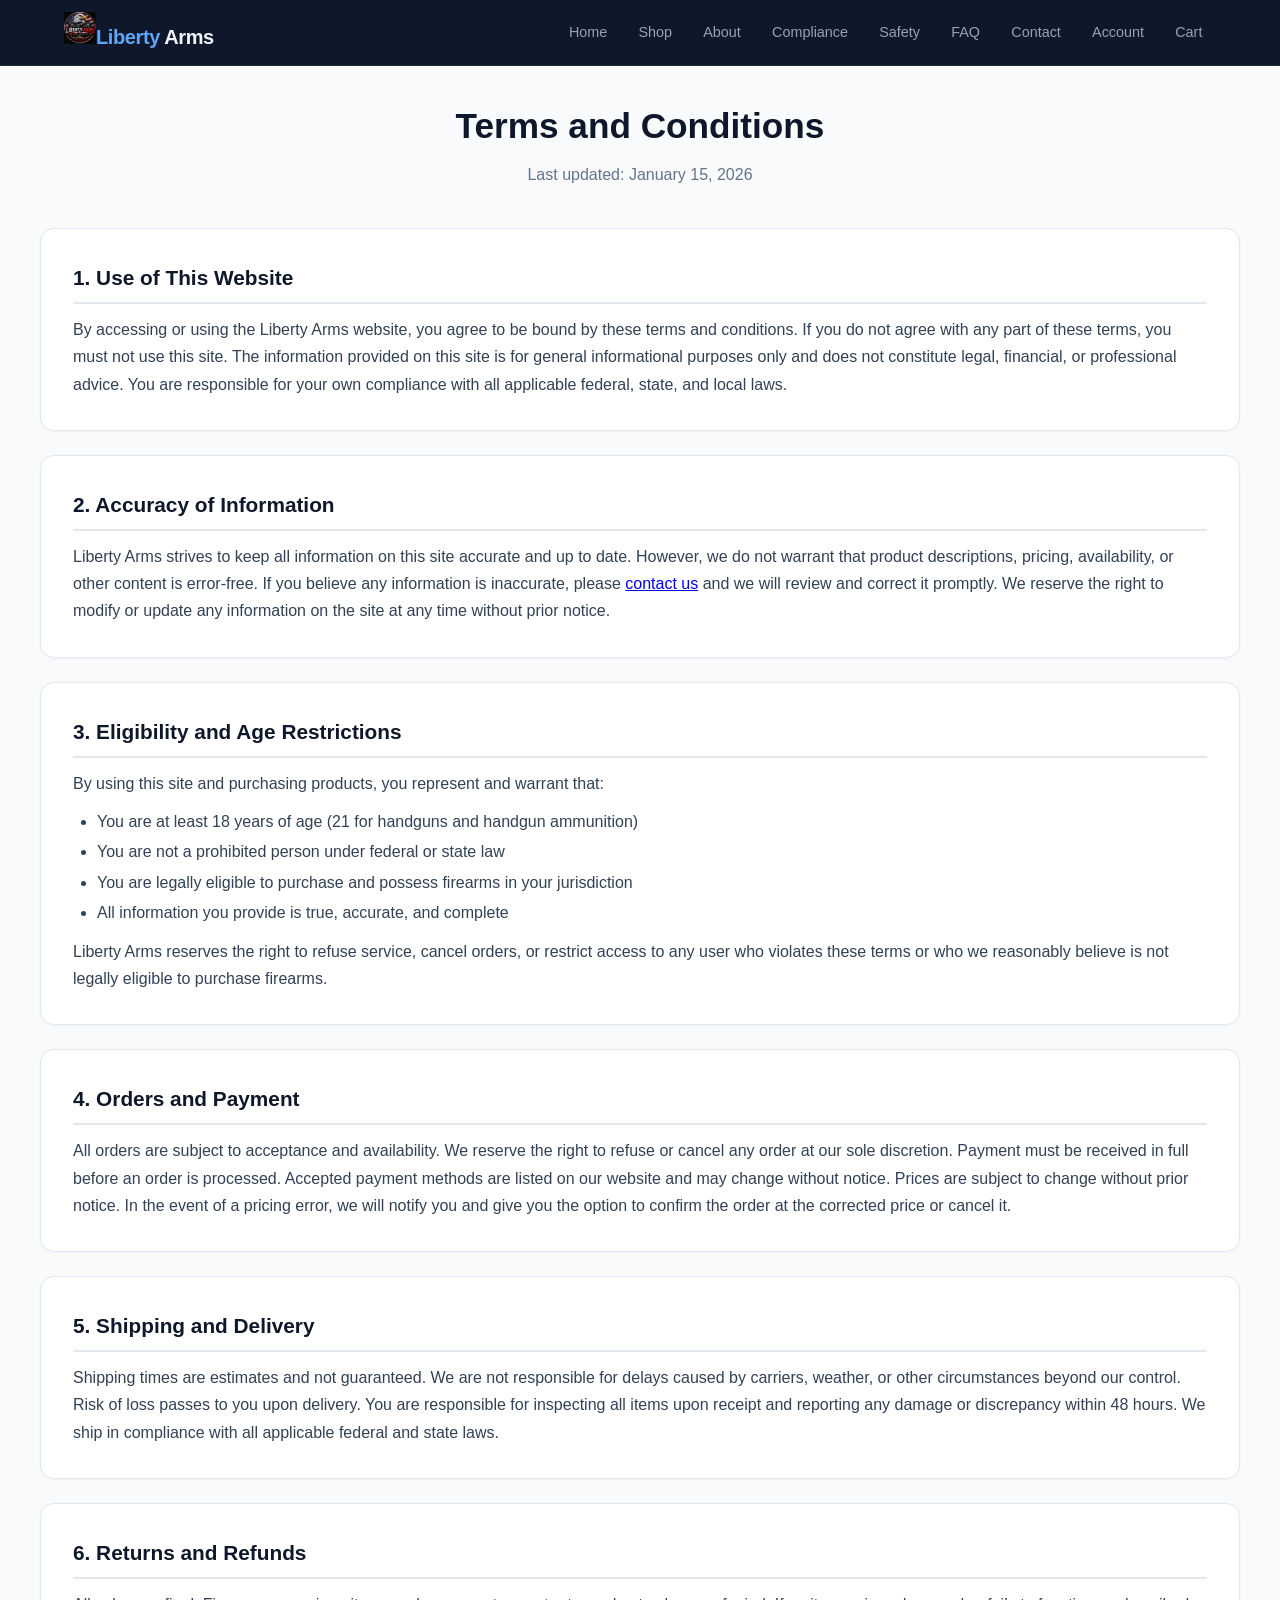
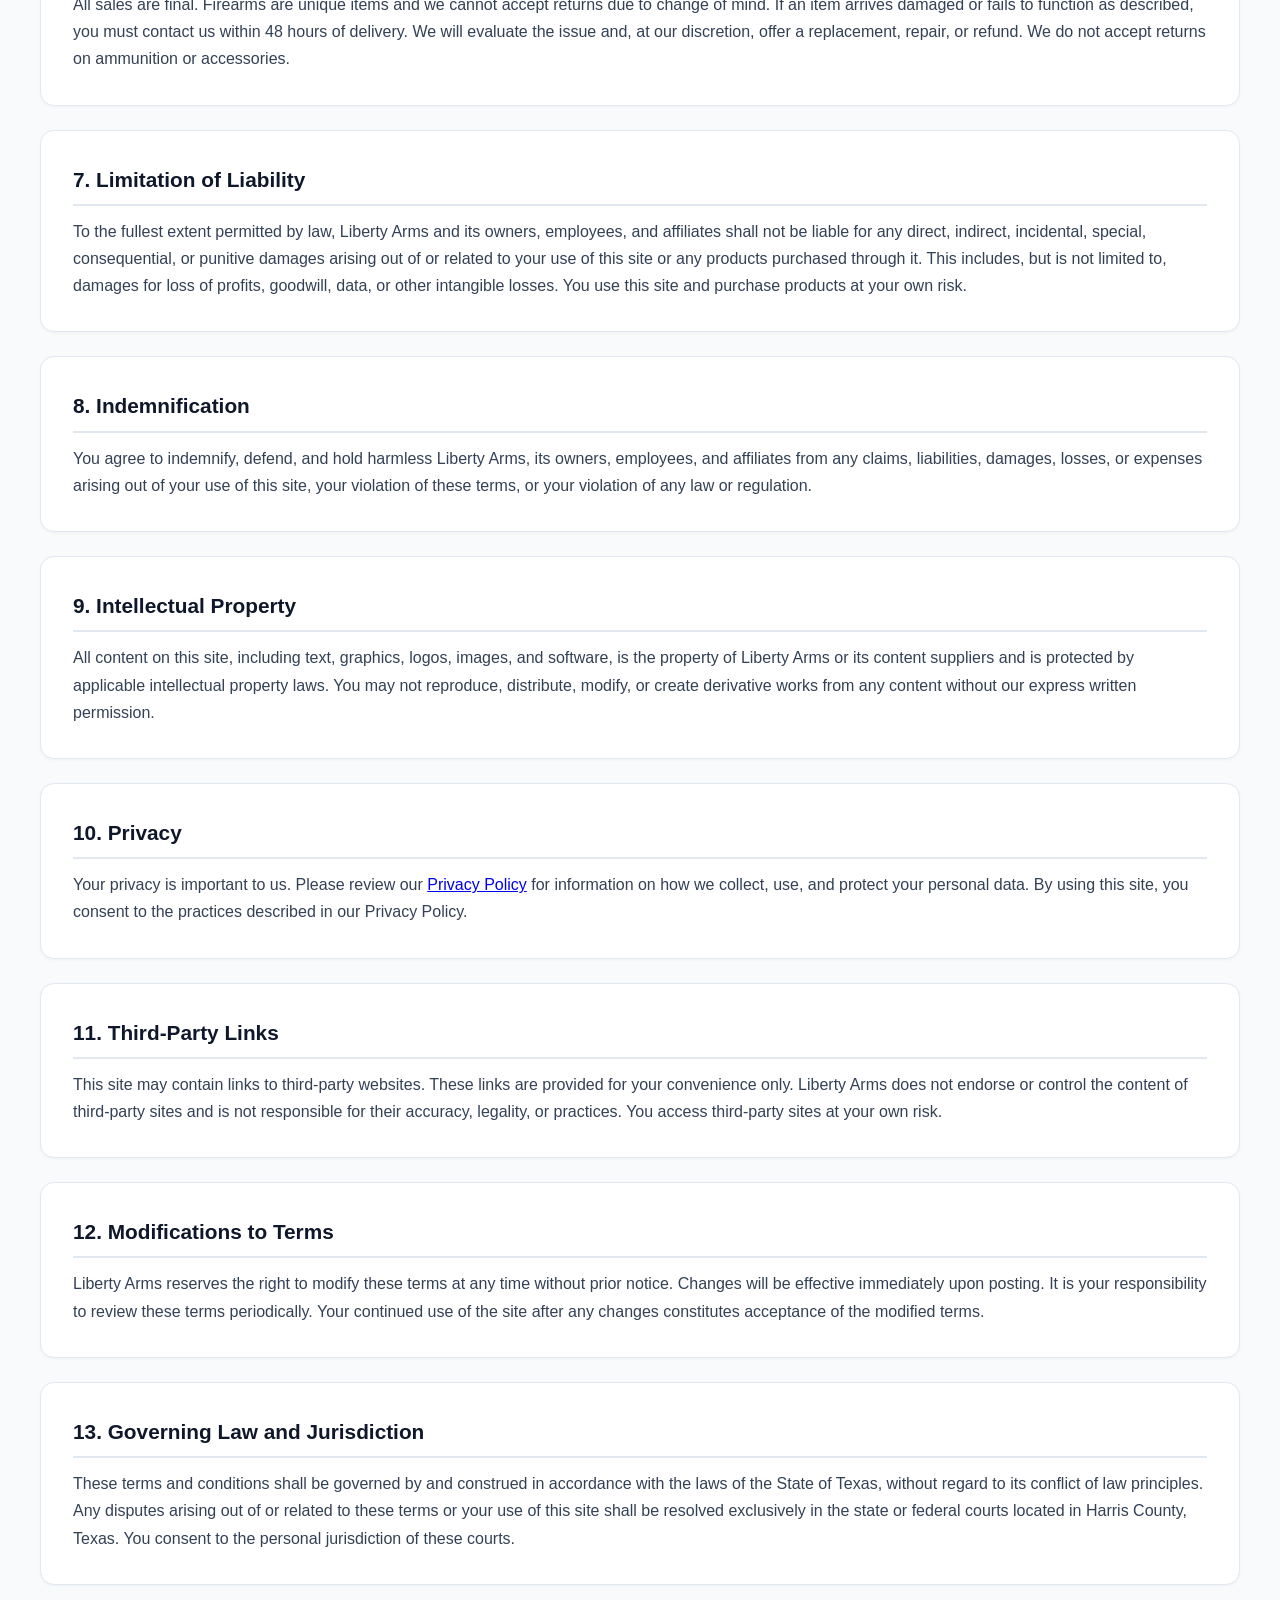
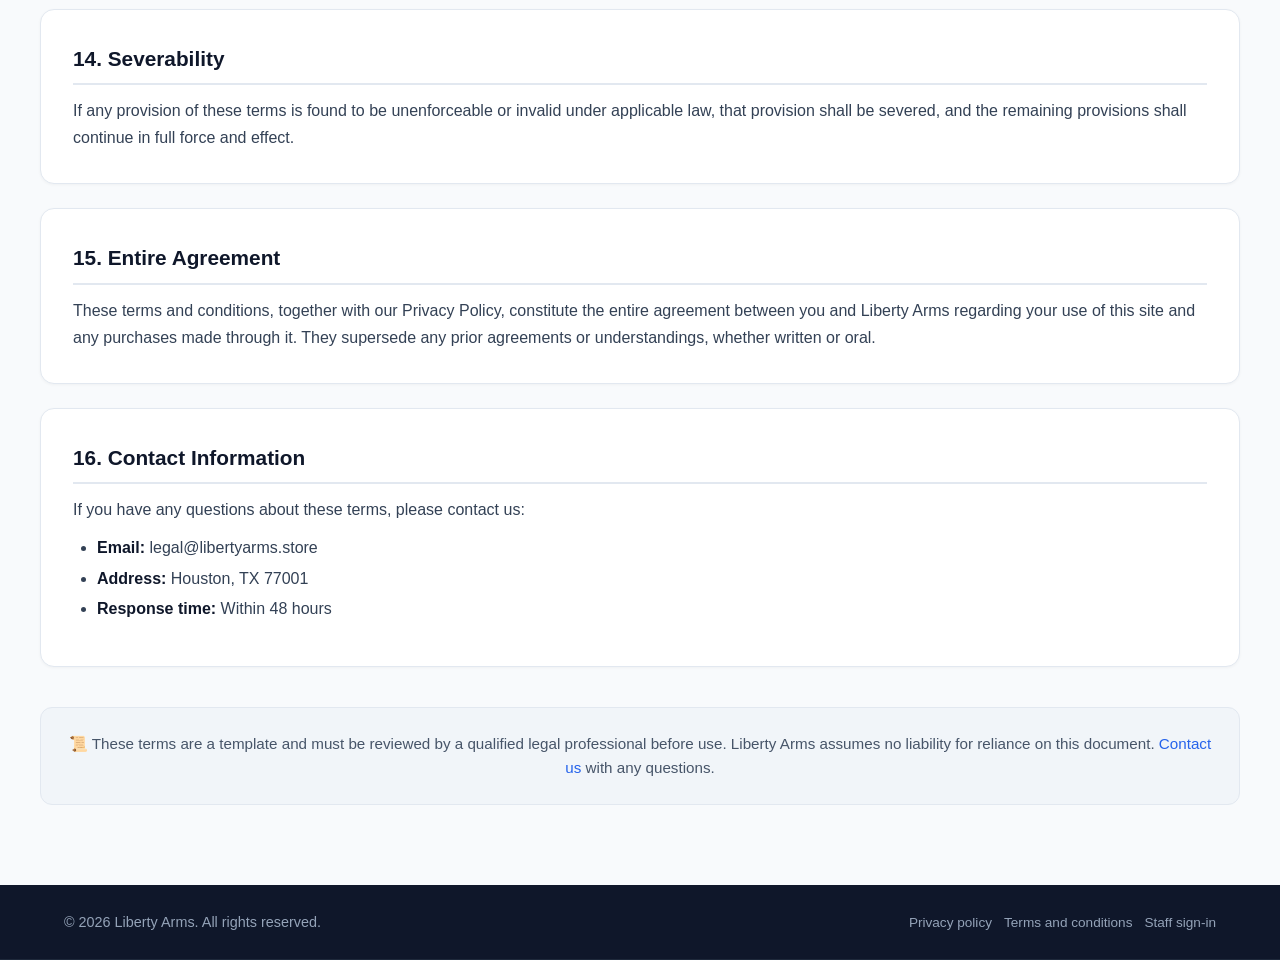
<file: terms.html>
<!doctype html>
<html lang="en">
<head>
<meta charset="utf-8">
<meta name="viewport" content="width=device-width,initial-scale=1">
<title>Terms and Conditions | Liberty Arms</title>
<meta name="description" content="Terms and conditions for using the Liberty Arms website.">
<meta property="og:title" content="Terms and Conditions | Liberty Arms">
<meta property="og:description" content="Terms and conditions for using the Liberty Arms website.">
<meta property="og:type" content="website">
<meta property="og:site_name" content="Liberty Arms">
<style>
/* ===== RESET / BASE ===== */
*,*::before,*::after{box-sizing:border-box;margin:0;padding:0}
html{font-size:16px;scroll-behavior:smooth}
body{font-family:-apple-system,BlinkMacSystemFont,'Segoe UI',Roboto,Oxygen,Ubuntu,Cantarell,'Open Sans','Helvetica Neue',sans-serif;color:#1e293b;background:#f8fafc;line-height:1.6}

/* ===== SKIP LINK ===== */
.skip{position:absolute;top:-100%;left:0;background:#1e293b;color:#fff;padding:0.5rem 1rem;z-index:1000;transition:top 0.2s}
.skip:focus{top:0}

/* ===== HEADER ===== */
.site{background:#0f172a;border-bottom:1px solid #1e293b;position:sticky;top:0;z-index:100}
.site .wrap{max-width:1200px;margin:0 auto;padding:0.75rem 1.5rem;display:flex;align-items:center;justify-content:space-between;gap:1rem}
.brand{font-size:1.25rem;font-weight:700;color:#f1f5f9;text-decoration:none;letter-spacing:-0.02em}
.brand span{color:#60a5fa}
.nav-toggle{display:none;background:transparent;border:1px solid #334155;color:#cbd5e1;padding:0.4rem 0.8rem;border-radius:6px;cursor:pointer;font-size:0.9rem}
.nav-toggle:hover{background:#1e293b}
nav ul{list-style:none;display:flex;gap:0.25rem;margin:0;padding:0}
nav ul li a{display:inline-block;padding:0.5rem 0.85rem;color:#94a3b8;text-decoration:none;font-size:0.9rem;font-weight:500;border-radius:6px;transition:all 0.15s}
nav ul li a:hover{color:#f1f5f9;background:rgba(255,255,255,0.06)}
nav ul li a[aria-current]{color:#60a5fa;background:rgba(96,165,250,0.1)}
@media(max-width:768px){
  .nav-toggle{display:block}
  nav ul{display:none;flex-direction:column;position:absolute;top:100%;left:0;right:0;background:#0f172a;border-bottom:1px solid #1e293b;padding:0.5rem 0}
  nav ul.show{display:flex}
  nav ul li a{padding:0.75rem 1.5rem;border-radius:0}
}

/* ===== SETUP NOTICE ===== */
.notice{background:#fef3c7;border:1px solid #fde68a;border-radius:8px;padding:0.75rem 1rem;margin:1rem auto;max-width:1200px;color:#92400e;font-size:0.9rem}
.notice code{background:#fef9e7;padding:0.1rem 0.3rem;border-radius:3px;font-size:0.85rem}

/* ===== MAIN LAYOUT ===== */
main{padding:2rem 1.5rem}
.wrap{max-width:1200px;margin:0 auto}

/* ===== TERMS PAGE STYLES ===== */
.terms-header{text-align:center;margin-bottom:2.5rem}
.terms-header h1{font-size:2.2rem;font-weight:800;color:#0f172a;margin-bottom:0.5rem}
.terms-header p{color:#64748b;font-size:1rem}

.template-notice{background:#fef3c7;border:1px solid #fde68a;border-radius:10px;padding:1rem 1.25rem;margin-bottom:2rem;text-align:center;font-size:0.95rem;color:#92400e}
.template-notice strong{color:#78350f}

.terms-card{background:#fff;border:1px solid #e2e8f0;border-radius:14px;padding:2rem;margin-bottom:1.5rem;box-shadow:0 1px 3px rgba(0,0,0,0.04)}
.terms-card h2{font-size:1.3rem;font-weight:700;color:#0f172a;margin-bottom:0.75rem;padding-bottom:0.5rem;border-bottom:2px solid #e2e8f0}
.terms-card p{color:#334155;line-height:1.7;margin-bottom:0.75rem}
.terms-card p:last-child{margin-bottom:0}
.terms-card ul{padding-left:1.5rem;margin:0.5rem 0 0.75rem}
.terms-card ul li{color:#334155;line-height:1.6;margin-bottom:0.3rem}
.terms-card ul li strong{color:#0f172a}

.terms-footer-note{text-align:center;margin-top:2.5rem;padding:1.5rem;background:#f1f5f9;border-radius:12px;border:1px solid #e2e8f0}
.terms-footer-note p{color:#475569;font-size:0.95rem;margin:0}
.terms-footer-note a{color:#2563eb;text-decoration:none}
.terms-footer-note a:hover{text-decoration:underline}

/* ===== FOOTER ===== */
footer.site{background:#0f172a;color:#94a3b8;padding:1.5rem 0;margin-top:3rem}
footer.site .wrap{max-width:1200px;margin:0 auto;padding:0 1.5rem;display:flex;flex-wrap:wrap;justify-content:space-between;align-items:center;gap:1rem}
footer.site p{margin:0;font-size:0.9rem}
footer.site ul{list-style:none;display:flex;gap:0.75rem;margin:0;padding:0}
footer.site ul li a{color:#94a3b8;text-decoration:none;font-size:0.85rem;transition:color 0.15s}
footer.site ul li a:hover{color:#f1f5f9}

/* ===== RESPONSIVE ===== */
@media(max-width:600px){
  .terms-card{padding:1.25rem}
  .terms-header h1{font-size:1.7rem}
  footer.site .wrap{flex-direction:column;text-align:center}
}
</style>
</head>
<body>
<a class="skip" href="#main">Skip to content</a>

<header class="site">
<div class="wrap">
  <a class="brand" href="index.html"><img src="logo.jpg" alt="Liberty Arms" width="32" height="32"><span>Liberty</span> Arms</a>
  <button class="nav-toggle" aria-expanded="false" aria-controls="nav">Menu</button>
  <nav id="nav" aria-label="Main">
    <ul>
      <li><a href="index.html">Home</a></li>
      <li><a href="shop.html">Shop</a></li>
      <li><a href="about.html">About</a></li>
      <li><a href="compliance.html">Compliance</a></li>
      <li><a href="safety.html">Safety</a></li>
      <li><a href="faq.html">FAQ</a></li>
      <li><a href="contact.html">Contact</a></li>
      <li><a href="account.html">Account</a></li>
      <li><a href="cart.html">Cart<span data-cart-count></span></a></li>
    </ul>
  </nav>
</div>
</header>

<div class="wrap">
  <div id="setup-notice" class="notice" hidden>Supabase is not configured yet. Edit <code>assets/js/config.js</code> (see README). Showing built-in content only.</div>
</div>

<main id="main">
<section>
<div class="wrap">

<div class="terms-header">
  <h1>Terms and Conditions</h1>
  <p>Last updated: January 15, 2026</p>
</div>

<div class="terms-card">
  <h2>1. Use of This Website</h2>
  <p>By accessing or using the Liberty Arms website, you agree to be bound by these terms and conditions. If you do not agree with any part of these terms, you must not use this site. The information provided on this site is for general informational purposes only and does not constitute legal, financial, or professional advice. You are responsible for your own compliance with all applicable federal, state, and local laws.</p>
</div>

<div class="terms-card">
  <h2>2. Accuracy of Information</h2>
  <p>Liberty Arms strives to keep all information on this site accurate and up to date. However, we do not warrant that product descriptions, pricing, availability, or other content is error-free. If you believe any information is inaccurate, please <a href="contact.html">contact us</a> and we will review and correct it promptly. We reserve the right to modify or update any information on the site at any time without prior notice.</p>
</div>

<div class="terms-card">
  <h2>3. Eligibility and Age Restrictions</h2>
  <p>By using this site and purchasing products, you represent and warrant that:</p>
  <ul>
    <li>You are at least 18 years of age (21 for handguns and handgun ammunition)</li>
    <li>You are not a prohibited person under federal or state law</li>
    <li>You are legally eligible to purchase and possess firearms in your jurisdiction</li>
    <li>All information you provide is true, accurate, and complete</li>
  </ul>
  <p>Liberty Arms reserves the right to refuse service, cancel orders, or restrict access to any user who violates these terms or who we reasonably believe is not legally eligible to purchase firearms.</p>
</div>

<div class="terms-card">
  <h2>4. Orders and Payment</h2>
  <p>All orders are subject to acceptance and availability. We reserve the right to refuse or cancel any order at our sole discretion. Payment must be received in full before an order is processed. Accepted payment methods are listed on our website and may change without notice. Prices are subject to change without prior notice. In the event of a pricing error, we will notify you and give you the option to confirm the order at the corrected price or cancel it.</p>
</div>

<div class="terms-card">
  <h2>5. Shipping and Delivery</h2>
  <p>Shipping times are estimates and not guaranteed. We are not responsible for delays caused by carriers, weather, or other circumstances beyond our control. Risk of loss passes to you upon delivery. You are responsible for inspecting all items upon receipt and reporting any damage or discrepancy within 48 hours. We ship in compliance with all applicable federal and state laws.</p>
</div>

<div class="terms-card">
  <h2>6. Returns and Refunds</h2>
  <p>All sales are final. Firearms are unique items and we cannot accept returns due to change of mind. If an item arrives damaged or fails to function as described, you must contact us within 48 hours of delivery. We will evaluate the issue and, at our discretion, offer a replacement, repair, or refund. We do not accept returns on ammunition or accessories.</p>
</div>

<div class="terms-card">
  <h2>7. Limitation of Liability</h2>
  <p>To the fullest extent permitted by law, Liberty Arms and its owners, employees, and affiliates shall not be liable for any direct, indirect, incidental, special, consequential, or punitive damages arising out of or related to your use of this site or any products purchased through it. This includes, but is not limited to, damages for loss of profits, goodwill, data, or other intangible losses. You use this site and purchase products at your own risk.</p>
</div>

<div class="terms-card">
  <h2>8. Indemnification</h2>
  <p>You agree to indemnify, defend, and hold harmless Liberty Arms, its owners, employees, and affiliates from any claims, liabilities, damages, losses, or expenses arising out of your use of this site, your violation of these terms, or your violation of any law or regulation.</p>
</div>

<div class="terms-card">
  <h2>9. Intellectual Property</h2>
  <p>All content on this site, including text, graphics, logos, images, and software, is the property of Liberty Arms or its content suppliers and is protected by applicable intellectual property laws. You may not reproduce, distribute, modify, or create derivative works from any content without our express written permission.</p>
</div>

<div class="terms-card">
  <h2>10. Privacy</h2>
  <p>Your privacy is important to us. Please review our <a href="privacy.html">Privacy Policy</a> for information on how we collect, use, and protect your personal data. By using this site, you consent to the practices described in our Privacy Policy.</p>
</div>

<div class="terms-card">
  <h2>11. Third-Party Links</h2>
  <p>This site may contain links to third-party websites. These links are provided for your convenience only. Liberty Arms does not endorse or control the content of third-party sites and is not responsible for their accuracy, legality, or practices. You access third-party sites at your own risk.</p>
</div>

<div class="terms-card">
  <h2>12. Modifications to Terms</h2>
  <p>Liberty Arms reserves the right to modify these terms at any time without prior notice. Changes will be effective immediately upon posting. It is your responsibility to review these terms periodically. Your continued use of the site after any changes constitutes acceptance of the modified terms.</p>
</div>

<div class="terms-card">
  <h2>13. Governing Law and Jurisdiction</h2>
  <p>These terms and conditions shall be governed by and construed in accordance with the laws of the State of Texas, without regard to its conflict of law principles. Any disputes arising out of or related to these terms or your use of this site shall be resolved exclusively in the state or federal courts located in Harris County, Texas. You consent to the personal jurisdiction of these courts.</p>
</div>

<div class="terms-card">
  <h2>14. Severability</h2>
  <p>If any provision of these terms is found to be unenforceable or invalid under applicable law, that provision shall be severed, and the remaining provisions shall continue in full force and effect.</p>
</div>

<div class="terms-card">
  <h2>15. Entire Agreement</h2>
  <p>These terms and conditions, together with our Privacy Policy, constitute the entire agreement between you and Liberty Arms regarding your use of this site and any purchases made through it. They supersede any prior agreements or understandings, whether written or oral.</p>
</div>

<div class="terms-card">
  <h2>16. Contact Information</h2>
  <p>If you have any questions about these terms, please contact us:</p>
  <ul>
    <li><strong>Email:</strong> legal@libertyarms.store</li>
    <li><strong>Address:</strong> Houston, TX 77001</li>
    <li><strong>Response time:</strong> Within 48 hours</li>
  </ul>
</div>

<div class="terms-footer-note">
  <p>📜 These terms are a template and must be reviewed by a qualified legal professional before use. Liberty Arms assumes no liability for reliance on this document. <a href="contact.html">Contact us</a> with any questions.</p>
</div>

</div>
</section>
</main>

<footer class="site">
<div class="wrap">
  <p>© 2026 Liberty Arms. All rights reserved.</p>
  <ul>
    <li><a href="privacy.html">Privacy policy</a></li>
    <li><a href="terms.html">Terms and conditions</a></li>
    <li><a href="admin/login.html">Staff sign-in</a></li>
  </ul>
</div>
</footer>

<script>
// Simple nav toggle
document.querySelector('.nav-toggle')?.addEventListener('click', function(){
  const nav = document.getElementById('nav');
  const expanded = this.getAttribute('aria-expanded') === 'true';
  this.setAttribute('aria-expanded', !expanded);
  nav.querySelector('ul').classList.toggle('show');
});
</script>
</body>
  </html>
</file>
